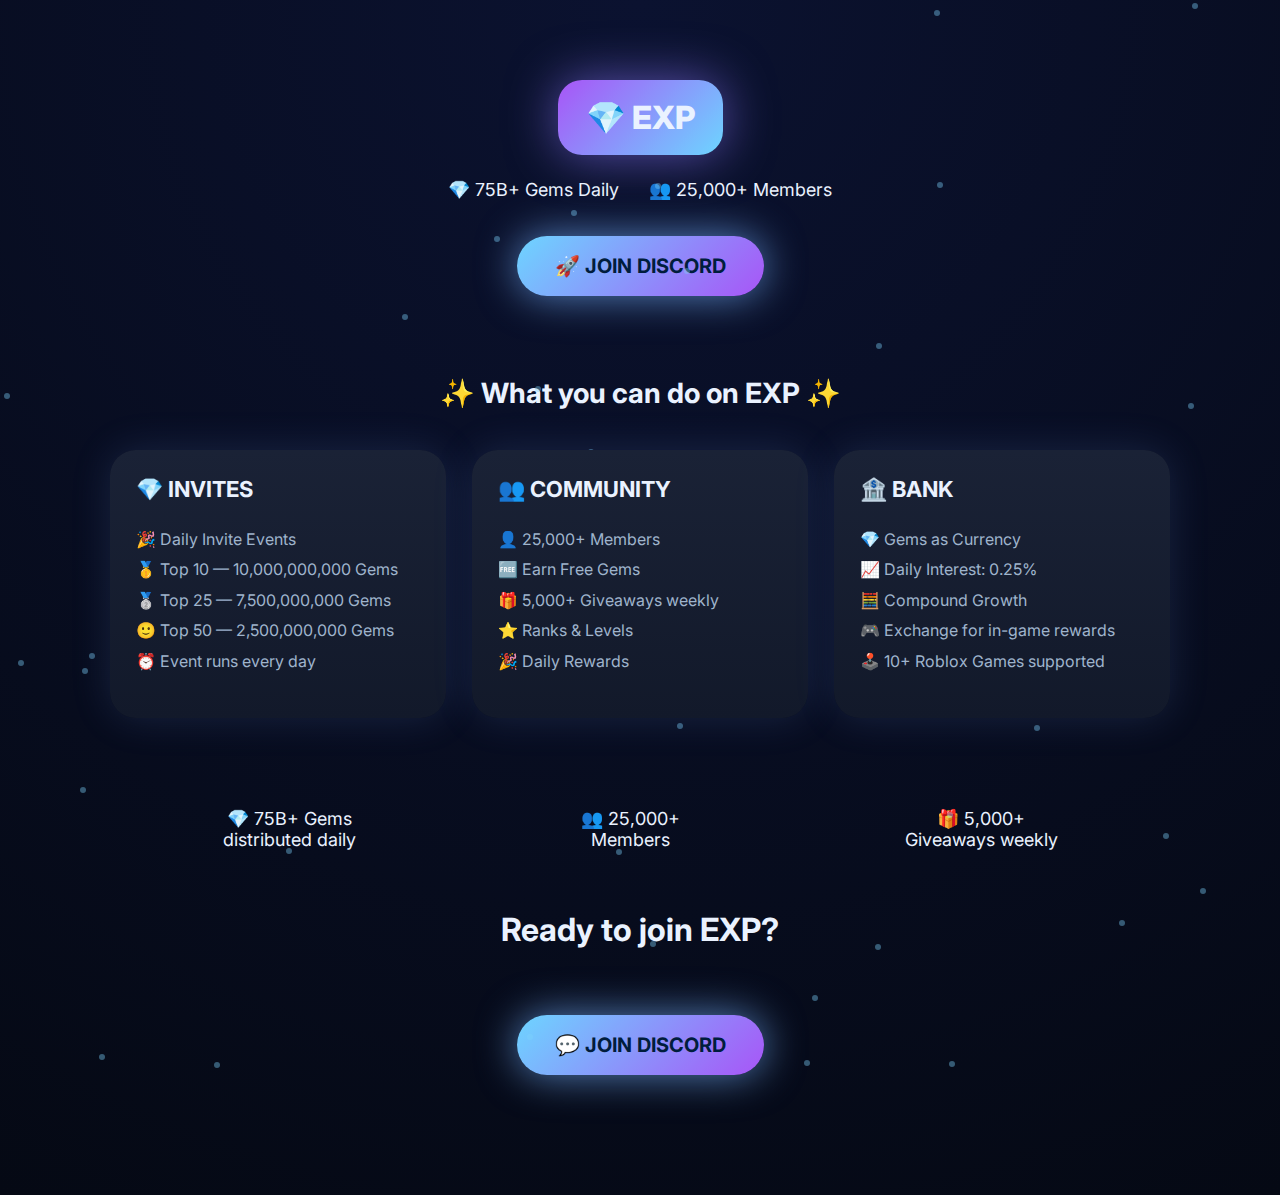
<file: Index.html>
<!DOCTYPE html>
<html lang="en">
<head>
<meta charset="UTF-8">
<title>EXP — Official Discord</title>
<meta name="viewport" content="width=device-width, initial-scale=1.0">

<link href="https://fonts.googleapis.com/css2?family=Inter:wght@400;500;600;700;800&display=swap" rel="stylesheet">

<style>
:root{
  --bg:#050914;
  --card:#151c2c;
  --glow1:#6dd5ff;
  --glow2:#a855f7;
  --text:#eaf2ff;
  --muted:#9fb4cc;
}

*{box-sizing:border-box;font-family:'Inter',system-ui}

body{
  margin:0;
  background:radial-gradient(circle at top,#0b1230,#050914);
  color:var(--text);
  overflow-x:hidden;
}

.container{
  max-width:1100px;
  margin:auto;
  padding:80px 20px 120px;
}

/* HERO */
.hero{
  text-align:center;
  margin-bottom:80px;
}

.logo{
  display:inline-flex;
  align-items:center;
  gap:14px;
  padding:18px 28px;
  border-radius:24px;
  background:linear-gradient(135deg,var(--glow2),var(--glow1));
  box-shadow:0 0 50px rgba(140,120,255,.6);
  font-size:32px;
  font-weight:800;
}

.stats{
  margin-top:24px;
  display:flex;
  justify-content:center;
  gap:30px;
  font-size:18px;
}

.join-btn{
  margin-top:36px;
  display:inline-flex;
  align-items:center;
  gap:10px;
  padding:18px 38px;
  border-radius:30px;
  font-size:20px;
  font-weight:700;
  color:#001d3d;
  background:linear-gradient(135deg,var(--glow1),var(--glow2));
  box-shadow:0 0 40px rgba(120,180,255,.7);
  text-decoration:none;
}

/* FEATURES */
.section-title{
  text-align:center;
  font-size:28px;
  margin-bottom:40px;
}

.cards{
  display:grid;
  grid-template-columns:repeat(auto-fit,minmax(280px,1fr));
  gap:26px;
}

.card{
  background:linear-gradient(180deg,#1a2236,#12192a);
  border-radius:26px;
  padding:26px;
  box-shadow:0 0 40px rgba(120,160,255,.15);
  position:relative;
}

.card h3{
  margin-top:0;
  font-size:22px;
}

.card ul{
  padding-left:0;
  list-style:none;
  line-height:1.9;
  color:var(--muted);
}

/* STATS */
.footer-stats{
  display:flex;
  justify-content:space-around;
  margin:90px 0 60px;
  text-align:center;
}

.footer-stats div{
  font-size:18px;
}

/* FINAL CTA */
.final{
  text-align:center;
}

.final h2{
  font-size:32px;
  margin-bottom:30px;
}

/* PARTICLES */
.particle{
  position:absolute;
  width:6px;
  height:6px;
  background:#7dd3fc;
  border-radius:50%;
  opacity:.4;
  animation:float 18s infinite linear;
}

@keyframes float{
  from{transform:translateY(0)}
  to{transform:translateY(-120vh)}
}
</style>
</head>

<body>

<script>
/* 🔗 DISCORD INVITE LINK HIER EINFÜGEN */
const DISCORD_INVITE = "https://discord.gg/exp";
</script>

<!-- PARTICLES -->
<script>
for(let i=0;i<40;i++){
  const p=document.createElement("div");
  p.className="particle";
  p.style.left=Math.random()*100+"%";
  p.style.top=Math.random()*120+"vh";
  p.style.animationDuration=10+Math.random()*20+"s";
  document.body.appendChild(p);
}
</script>

<div class="container">

  <!-- HERO -->
  <div class="hero">
    <div class="logo">💎 EXP</div>

    <div class="stats">
      <span>💎 75B+ Gems Daily</span>
      <span>👥 25,000+ Members</span>
    </div>

    <a class="join-btn" id="joinTop">🚀 JOIN DISCORD</a>
  </div>

  <!-- FEATURES -->
  <h2 class="section-title">✨ What you can do on EXP ✨</h2>

  <div class="cards">

    <div class="card">
      <h3>💎 INVITES</h3>
      <ul>
        <li>🎉 Daily Invite Events</li>
        <li>🥇 Top 10 — 10,000,000,000 Gems</li>
        <li>🥈 Top 25 — 7,500,000,000 Gems</li>
        <li>🙂 Top 50 — 2,500,000,000 Gems</li>
        <li>⏰ Event runs every day</li>
      </ul>
    </div>

    <div class="card">
      <h3>👥 COMMUNITY</h3>
      <ul>
        <li>👤 25,000+ Members</li>
        <li>🆓 Earn Free Gems</li>
        <li>🎁 5,000+ Giveaways weekly</li>
        <li>⭐ Ranks & Levels</li>
        <li>🎉 Daily Rewards</li>
      </ul>
    </div>

    <div class="card">
      <h3>🏦 BANK</h3>
      <ul>
        <li>💎 Gems as Currency</li>
        <li>📈 Daily Interest: 0.25%</li>
        <li>🧮 Compound Growth</li>
        <li>🎮 Exchange for in-game rewards</li>
        <li>🕹️ 10+ Roblox Games supported</li>
      </ul>
    </div>

  </div>

  <!-- STATS -->
  <div class="footer-stats">
    <div>💎 75B+ Gems<br>distributed daily</div>
    <div>👥 25,000+<br>Members</div>
    <div>🎁 5,000+<br>Giveaways weekly</div>
  </div>

  <!-- FINAL CTA -->
  <div class="final">
    <h2>Ready to join EXP?</h2>
    <a class="join-btn" id="joinBottom">💬 JOIN DISCORD</a>
  </div>

</div>

<script>
document.querySelectorAll("#joinTop,#joinBottom")
  .forEach(b=>b.href=DISCORD_INVITE);
</script>

</body>
</html>
</file>
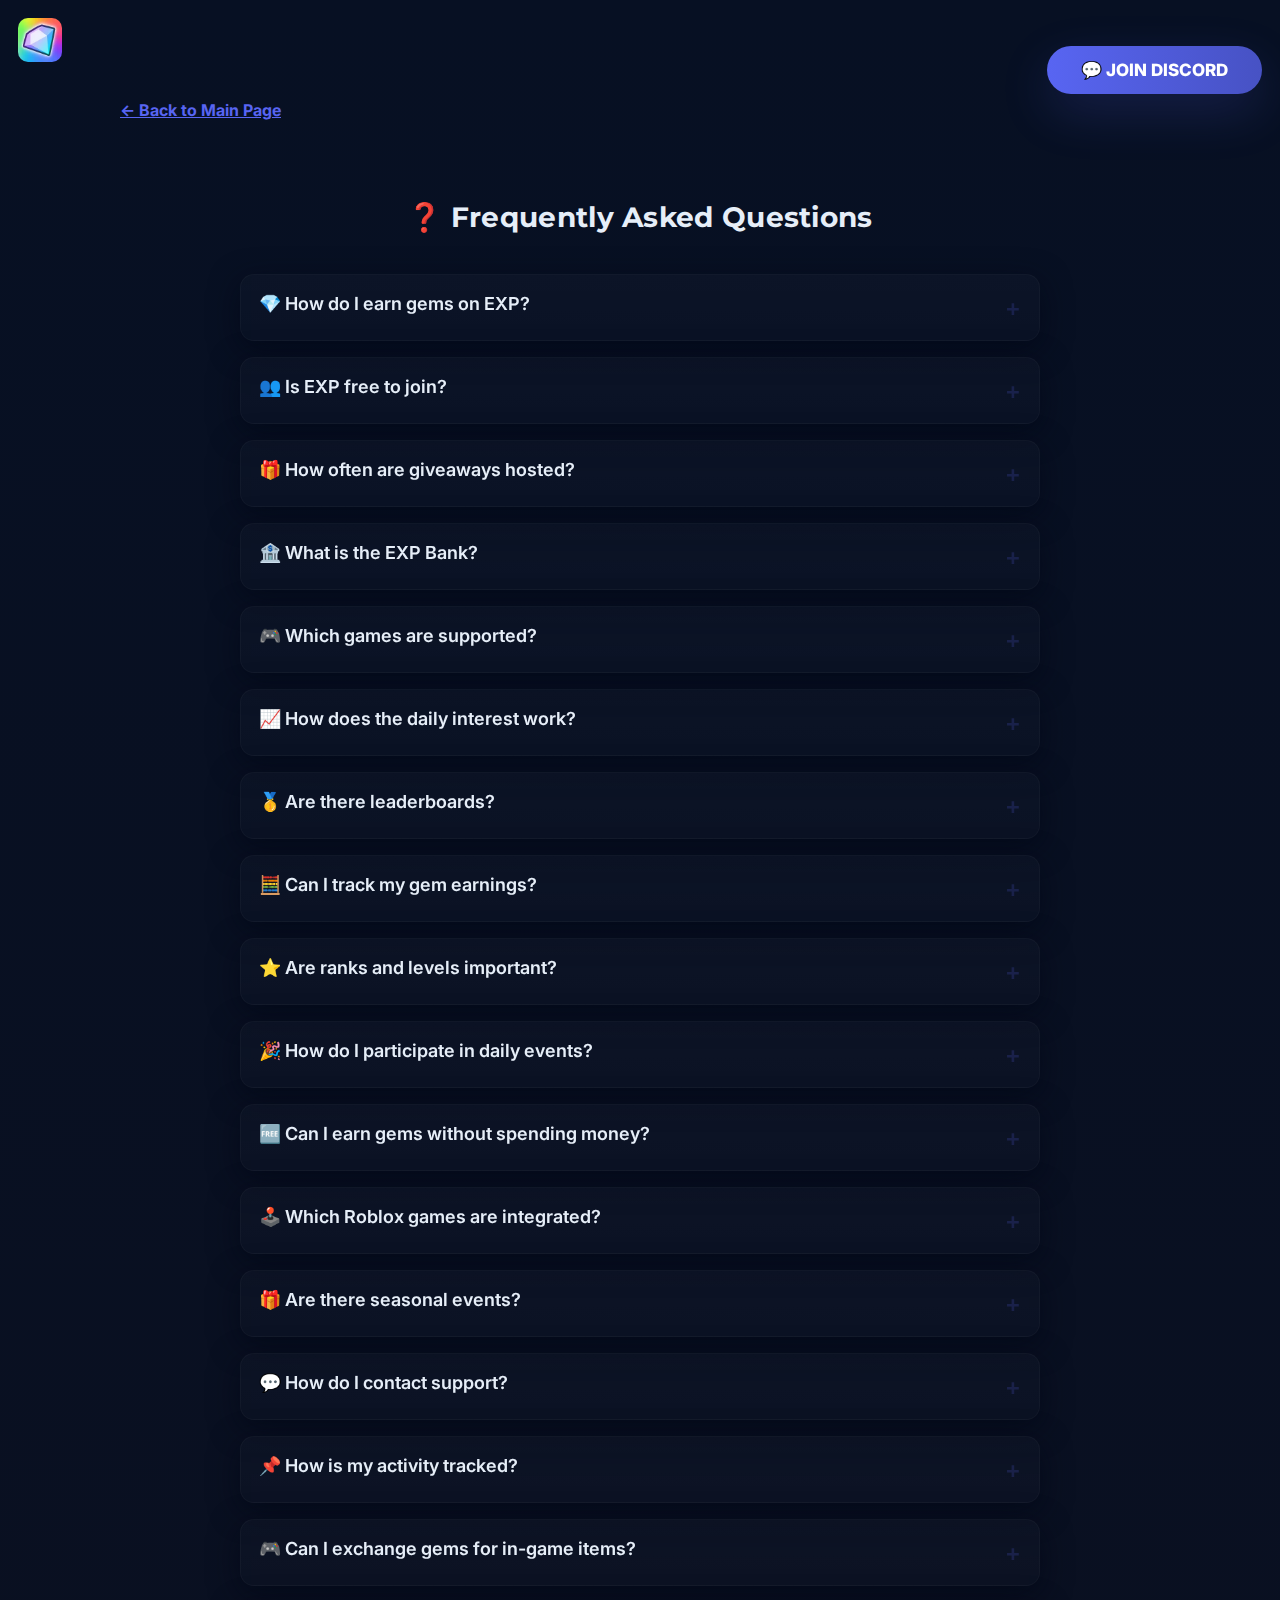
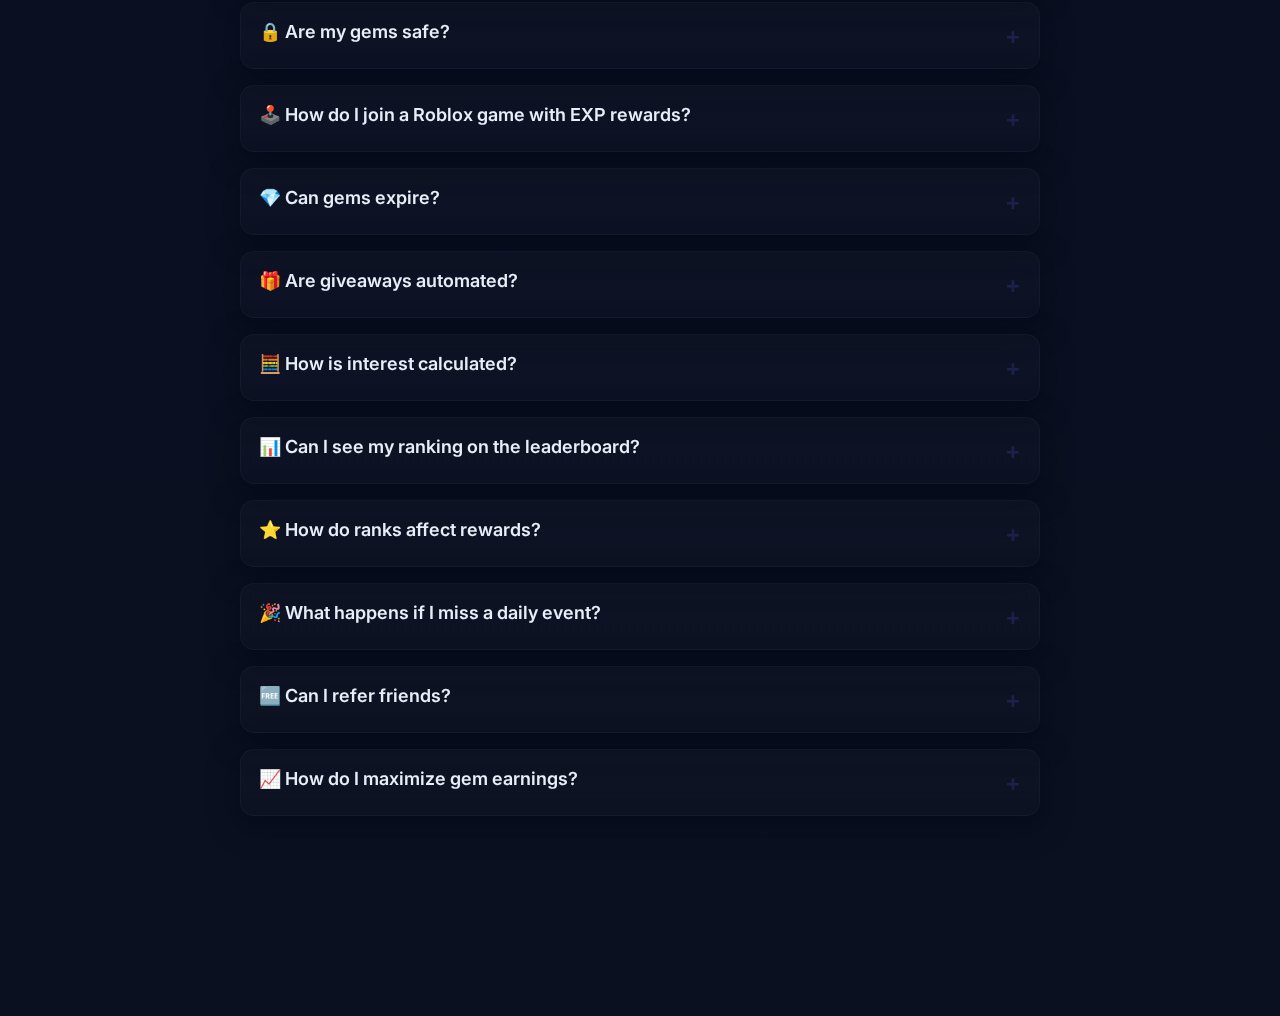
<file: faq.html>
<!DOCTYPE html>
<html lang="en">
<head>
  <meta charset="UTF-8">
  <title>EXP — FAQ</title>
  <meta name="viewport" content="width=device-width, initial-scale=1.0">
  <meta name="theme-color" content="#5865F2">
  <link rel="stylesheet" href="style.css">
</head>
<body>

<header class="top-logo">
  <img src="IMG_1646.webp" alt="EXP Logo">
</header>

<!-- quick join CTA top-right for convenience -->
<div class="nav-right" style="position:fixed;top:18px;right:18px;z-index:40">
  <a class="join-btn" id="joinFaq" href="#" role="button" aria-label="Join EXP Discord">💬 JOIN DISCORD</a>
</div>

<main class="container">

  <!-- BACK BUTTON -->
  <a class="back-btn" href="index.html" aria-label="Back to main page">← Back to Main Page</a>

  <section class="faq">
    <h2 class="section-title">❓ Frequently Asked Questions</h2>

    <div class="faq-list">

      <details class="faq-item">
        <summary>💎 How do I earn gems on EXP?</summary>
        <p>You can earn gems by participating in daily giveaways, invite events, activity rewards, ranks, and community challenges inside our Discord.</p>
      </details>

      <details class="faq-item">
        <summary>👥 Is EXP free to join?</summary>
        <p>Yes! EXP is completely free to join. You don’t need to pay anything to earn gems or participate in events.</p>
      </details>

      <details class="faq-item">
        <summary>🎁 How often are giveaways hosted?</summary>
        <p>We host thousands of giveaways every week, including daily and special event giveaways with massive gem rewards.</p>
      </details>

      <details class="faq-item">
        <summary>🏦 What is the EXP Bank?</summary>
        <p>The EXP Bank allows you to store your gems safely and earn daily compound interest on your balance.</p>
      </details>

      <details class="faq-item">
        <summary>🎮 Which games are supported?</summary>
        <p>EXP supports more than 10 Roblox games and continues to expand with new integrations and rewards.</p>
      </details>

      <details class="faq-item">
        <summary>📈 How does the daily interest work?</summary>
        <p>Each day, your stored gems earn 0.25% interest, which compounds automatically in your bank balance.</p>
      </details>

      <details class="faq-item">
        <summary>🥇 Are there leaderboards?</summary>
        <p>Yes! Leaderboards track the top inviters and participants with large gem rewards every day.</p>
      </details>

      <details class="faq-item">
        <summary>🧮 Can I track my gem earnings?</summary>
        <p>Yes, your gems, rewards, and bank balance are visible inside the Discord server with real-time updates.</p>
      </details>

      <details class="faq-item">
        <summary>⭐ Are ranks and levels important?</summary>
        <p>Ranks and levels help determine bonus rewards and event eligibility within the EXP community.</p>
      </details>

      <details class="faq-item">
        <summary>🎉 How do I participate in daily events?</summary>
        <p>Daily events are announced in the server. You simply follow the instructions to join and earn rewards.</p>
      </details>

      <details class="faq-item">
        <summary>🆓 Can I earn gems without spending money?</summary>
        <p>Yes! All gem rewards, events, and invite competitions are free to participate in.</p>
      </details>

      <details class="faq-item">
        <summary>🕹️ Which Roblox games are integrated?</summary>
        <p>Currently, EXP supports over 10 popular Roblox games, including [list examples]. More games are added regularly.</p>
      </details>

      <details class="faq-item">
        <summary>🎁 Are there seasonal events?</summary>
        <p>Yes, EXP hosts seasonal and holiday events with unique gem rewards and challenges.</p>
      </details>

      <details class="faq-item">
        <summary>💬 How do I contact support?</summary>
        <p>You can contact EXP moderators and support team directly via Discord if you have questions or issues.</p>
      </details>

      <details class="faq-item">
        <summary>📌 How is my activity tracked?</summary>
        <p>Your activity in the server, including invites and participation, is tracked automatically to calculate rewards.</p>
      </details>

      <details class="faq-item">
        <summary>🎮 Can I exchange gems for in-game items?</summary>
        <p>Yes! Gems can be exchanged for exclusive items and perks in supported Roblox games.</p>
      </details>

      <details class="faq-item">
        <summary>🔒 Are my gems safe?</summary>
        <p>All gems are stored securely in the EXP system, and the bank feature ensures safe storage with interest benefits.</p>
      </details>

      <details class="faq-item">
        <summary>🕹️ How do I join a Roblox game with EXP rewards?</summary>
        <p>Instructions are provided in the Discord server for each supported Roblox game.</p>
      </details>

      <details class="faq-item">
        <summary>💎 Can gems expire?</summary>
        <p>No, gems do not expire as long as your account is active within the EXP Discord community.</p>
      </details>

      <details class="faq-item">
        <summary>🎁 Are giveaways automated?</summary>
        <p>Most giveaways are automated, but some special events may require manual participation or announcements.</p>
      </details>

      <details class="faq-item">
        <summary>🧮 How is interest calculated?</summary>
        <p>Interest is calculated daily and compounds automatically based on your current bank balance.</p>
      </details>

      <details class="faq-item">
        <summary>📊 Can I see my ranking on the leaderboard?</summary>
        <p>Yes, leaderboard rankings are visible in dedicated Discord channels for transparency.</p>
      </details>

      <details class="faq-item">
        <summary>⭐ How do ranks affect rewards?</summary>
        <p>Higher ranks can unlock additional bonuses, exclusive events, and gem multipliers.</p>
      </details>

      <details class="faq-item">
        <summary>🎉 What happens if I miss a daily event?</summary>
        <p>If you miss a daily event, you can still participate in the next one. There’s always a new opportunity each day.</p>
      </details>

      <details class="faq-item">
        <summary>🆓 Can I refer friends?</summary>
        <p>Yes! Inviting friends to EXP is one of the main ways to earn gems and climb the leaderboards.</p>
      </details>

      <details class="faq-item">
        <summary>📈 How do I maximize gem earnings?</summary>
        <p>Participate in daily events, invite friends, claim daily rewards, and store gems in the bank for interest.</p>
      </details>

    </div>
  </section>

</main>

</body>
</html>

<script>
// Invite link and accessible FAQ toggles
const DISCORD_INVITE = "https://discord.gg/exp";
document.getElementById('joinFaq').href = DISCORD_INVITE;

document.querySelectorAll('.faq-item').forEach(d => {
  const summary = d.querySelector('summary');
  // reflect state for screen readers
  d.addEventListener('toggle', ()=>{
    const expanded = d.open ? 'true' : 'false';
    summary.setAttribute('aria-expanded', expanded);
  });
  // initialize
  summary.setAttribute('aria-expanded', d.open ? 'true' : 'false');
});
</script>
</file>
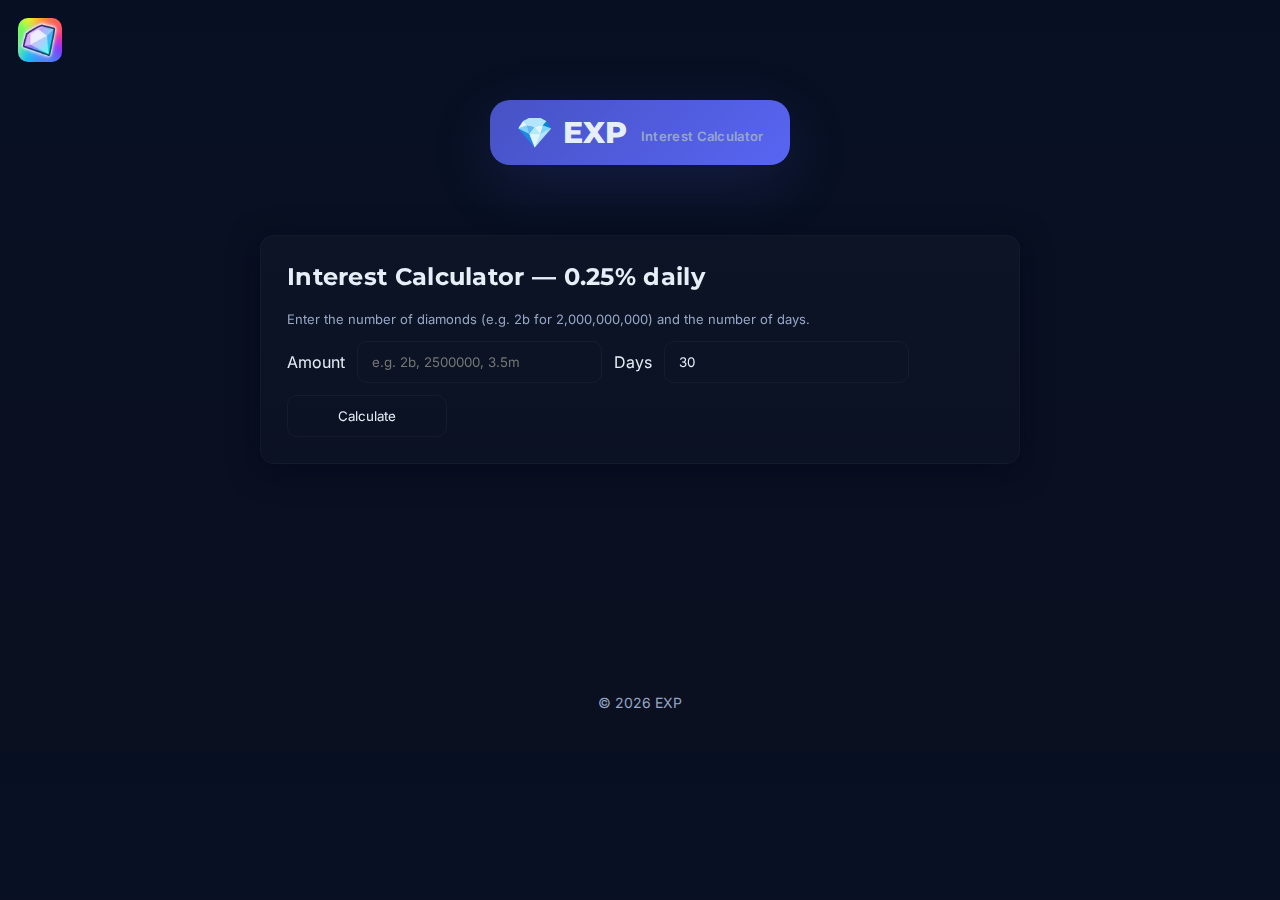
<file: interest.html>
<!doctype html>
<html lang="en">
<head>
  <meta charset="utf-8">
  <meta name="viewport" content="width=device-width,initial-scale=1">
  <meta name="theme-color" content="#5865F2">
  <title>EXP — Interest Calculator</title>
  <link rel="stylesheet" href="style.css">
  <style>
    .calc{max-width:760px;margin:70px auto;padding:26px;border-radius:14px}
    .form-row{display:flex;gap:12px;align-items:center;flex-wrap:wrap}
    .form-row input, .form-row button, .form-row select{padding:12px 14px;border-radius:10px;border:1px solid rgba(255,255,255,0.04);background:transparent;color:var(--text);min-width:160px}
    .result{margin-top:18px;padding:14px;border-radius:10px;background:linear-gradient(180deg,rgba(255,255,255,0.02),rgba(255,255,255,0.01));border:1px solid rgba(255,255,255,0.03)}
    .muted-block{color:var(--muted);font-size:13px;margin-top:6px}
  </style>
</head>
<body>

<header class="top-logo">
  <img src="IMG_1646.webp" alt="EXP Logo">
</header>

<main class="container">
  <section class="hero">
    <div class="logo">💎 EXP<span class="server-sub">Interest Calculator</span></div>
  </section>

  <article class="card calc">
    <h2 style="margin-top:0">Interest Calculator — 0.25% daily</h2>
    <p class="muted-block">Enter the number of diamonds (e.g. 2b for 2,000,000,000) and the number of days.</p>

    <div class="form-row" style="margin-top:14px">
      <label for="amount">Amount</label>
      <input id="amount" placeholder="e.g. 2b, 2500000, 3.5m" aria-label="Amount">

      <label for="days">Days</label>
      <input id="days" type="number" min="1" value="30" aria-label="Days">

      <button id="calc">Calculate</button>
    </div>

    <div id="output" class="result" aria-live="polite" style="display:none">
      <div style="display:flex;justify-content:space-between;align-items:center">
        <div>
          <div class="muted-block">Balance</div>
          <div class="big-balance" id="balanceDisplay">0</div>
        </div>
        <div style="width:40%">
          <div class="muted-block">Progress</div>
          <div class="progress-line" id="progressLine" style="width:0%"></div>
        </div>
      </div>

      <div class="chart-wrap">
        <svg class="chart-svg" id="chartSvg" viewBox="0 0 600 160" preserveAspectRatio="none">
          <polyline fill="none" stroke="rgba(88,101,242,0.9)" stroke-width="2" id="chartLine" points="" />
        </svg>
        <div class="sample-note" id="sampleNote"></div>
      </div>

      <table class="table-small" id="dataTable" style="display:none">
        <thead><tr><th>Day</th><th>Balance</th></tr></thead>
        <tbody></tbody>
      </table>
    </div>
  </article>

</main>

  <footer style="text-align:center;color:var(--muted);margin:40px 0">© 2026 EXP</footer>

<script>
const DISCORD_INVITE = "https://discord.gg/exp";
document.addEventListener('DOMContentLoaded',()=>{
  document.getElementById('calc').addEventListener('click',runCalc);
});

function parseAmount(s){
  if(!s) return 0;
  s = String(s).trim().toLowerCase().replace(/,/g,'');
  const suffix = s.slice(-1);
  if(['k','m','b','t'].includes(suffix)){
    const num = parseFloat(s.slice(0,-1));
    if(isNaN(num)) return 0;
    const map = {k:1e3,m:1e6,b:1e9,t:1e12};
    return num * map[suffix];
  }
  const val = parseFloat(s);
  return isNaN(val)?0:val;
}

function formatNumber(n){
  if(!isFinite(n)) return n;
  if(n>=1e9) return (n/1e9).toFixed(3).replace(/\.0+$/,'') + 'b';
  if(n>=1e6) return (n/1e6).toFixed(3).replace(/\.0+$/,'') + 'm';
  return Math.round(n).toLocaleString();
}

function runCalc(e){
  const amtStr = document.getElementById('amount').value;
  const days = Math.max(1, Math.floor(Number(document.getElementById('days').value) || 0));
  const principal = parseAmount(amtStr);
  const dailyRate = 0.25/100; // 0.25%
  if(principal<=0){
    show('Please enter a valid amount.');
    return;
  }
  const final = principal * Math.pow(1 + dailyRate, days);
  const interest = final - principal;

  const out = document.getElementById('output');
  out.style.display = 'block';

  // animate counter
  animateCounter('balanceDisplay', principal, final, 1200);

  // progress line
  const progress = Math.min(100, (final - principal) / Math.max(1, final) * 100);
  document.getElementById('progressLine').style.width = Math.max(6, progress) + '%';

  // prepare per-day data (limit rows if too many days)
  const maxRows = 200;
  let step = 1;
  if(days > maxRows) step = Math.ceil(days / maxRows);
  const data = [];
  for(let d=0; d<=days; d++){
    if(d % step !== 0 && d !== days) continue;
    const val = principal * Math.pow(1 + dailyRate, d);
    data.push({d, val});
  }

  // draw chart
  drawChart(data);

  // fill table
  const table = document.getElementById('dataTable');
  const tbody = table.querySelector('tbody');
  tbody.innerHTML = '';
  data.forEach(row=>{
    const tr = document.createElement('tr');
    const tdDay = document.createElement('td'); tdDay.textContent = row.d;
    const tdBal = document.createElement('td'); tdBal.textContent = formatNumber(row.val);
    tr.appendChild(tdDay); tr.appendChild(tdBal);
    tbody.appendChild(tr);
  });
  table.style.display = 'table';
  document.getElementById('sampleNote').textContent = days > maxRows ? `Showing every ${step} day(s) (${data.length} rows)` : '';
}

// helper to set join link if needed
const joinFaq = document.getElementById('joinFaq');
if(joinFaq) joinFaq.href = DISCORD_INVITE;

// draw simple svg chart from data array [{d,val}]
function drawChart(data){
  const svg = document.getElementById('chartSvg');
  const w = 600, h = 160;
  if(!data.length) return;
  const vals = data.map(x=>x.val);
  const min = Math.min(...vals);
  const max = Math.max(...vals);
  const norm = v => {
    if(max === min) return h/2;
    return h - ((v - min)/(max - min))*(h-20) - 10;
  };
  const stepX = w / Math.max(1, data.length-1);
  const points = data.map((pt,i)=>{return `${(i*stepX).toFixed(2)},${norm(pt.val).toFixed(2)}`}).join(' ');
  document.getElementById('chartLine').setAttribute('points', points);
}

// animate numeric counter
function animateCounter(id, from, to, duration){
  const el = document.getElementById(id);
  const start = performance.now();
  const r = () => {
    const now = performance.now();
    const t = Math.min(1, (now-start)/duration);
    const cur = from + (to-from)*easeOutCubic(t);
    el.textContent = formatNumber(cur);
    if(t < 1) requestAnimationFrame(r);
  };
  requestAnimationFrame(r);
}
function easeOutCubic(t){return 1 - Math.pow(1-t,3)}
</script>

</body>
</html>
</file>
<file: style.css>
@import url('https://fonts.googleapis.com/css2?family=Inter:wght@300;400;600;800&family=Montserrat:wght@700;800&display=swap');

:root{
  --bg:#0b1020;            /* very dark background */
  --surface:rgba(255,255,255,0.03);
  --card:rgba(20,24,34,0.6);
  --accent:#5865F2;        /* Discord blurple */
  --accent-2:#4752c4;
  --glow1:rgba(88,101,242,0.18);
  --glow2:rgba(71,82,196,0.2);
  --text:#e6eef8;
  --muted:#98a7c7;
}

*{box-sizing:border-box;font-family:Inter,system-ui,-apple-system,Segoe UI,Roboto,'Helvetica Neue',Arial}

h1,h2,h3,.logo{font-family:Montserrat,Inter,system-ui;letter-spacing:.3px}

body{margin:0;background:linear-gradient(180deg,#071023 0%,var(--bg) 100%);color:var(--text);overflow-x:hidden;-webkit-font-smoothing:antialiased}

/* CONTAINER */
.container{max-width:1100px;margin:auto;padding:100px 20px 120px}

/* LOGO TOP LEFT */
.top-logo{position:absolute;top:18px;left:18px;z-index:30}
.top-logo img{height:44px;border-radius:10px;transition:transform .18s ease,filter .18s ease}
.top-logo img:hover{transform:scale(1.04);filter:drop-shadow(0 8px 30px var(--glow1))}

/* NAV BUTTON TOP RIGHT */
.nav-right{
  position:fixed;
  top:20px;
  right:20px;
  z-index:50;
}
.nav-btn{background:linear-gradient(135deg,var(--accent),var(--accent-2));border:none;border-radius:12px;width:46px;height:46px;font-size:20px;font-weight:700;cursor:pointer;color:#ffffff;box-shadow:0 8px 40px var(--glow1);transition:transform .14s ease}
.nav-btn:hover{transform:translateY(-2px) scale(1.04)}

/* SLIDE MENU */
.slide-menu{position:fixed;top:0;right:-360px;width:340px;height:100vh;background:linear-gradient(180deg,rgba(20,24,34,0.98),rgba(14,17,28,0.98));backdrop-filter:blur(6px);padding:28px 22px;display:flex;flex-direction:column;gap:18px;transition:0.28s cubic-bezier(.2,.9,.17,1);z-index:70;box-shadow:-10px 0 60px rgba(0,0,0,.6)}
.slide-menu.show{right:0}
.slide-menu ul{
  display:flex;
  flex-direction:column;
  gap:16px;
  padding:0;
}
.slide-menu a{
  color:var(--text);
  text-decoration:none;
  font-weight:600;
}
.slide-menu a:hover{
  color:var(--glow1);
}
.slide-menu .coming{
  color:var(--muted);
  cursor:not-allowed;
}

/* BACK BUTTON INSIDE MENU */
.back-btn{background:transparent;border:none;color:var(--accent);font-size:16px;font-weight:700;cursor:pointer;padding:10px;border-radius:8px}
.back-btn:hover{background:rgba(255,255,255,0.02);color:var(--accent-2)}

/* HERO */
.hero{text-align:center;margin-bottom:70px}
.logo{display:inline-flex;align-items:center;gap:14px;padding:14px 26px;border-radius:20px;background:linear-gradient(135deg,var(--accent-2),var(--accent));box-shadow:0 18px 60px var(--glow2);font-size:30px;font-weight:800}
.server-sub{display:block;font-size:13px;color:var(--muted);margin-top:6px;font-weight:600}

/* STATS */
.stats{margin-top:20px;display:flex;justify-content:center;gap:22px;font-size:15px;flex-wrap:wrap}
.stats span{
  transition:transform .2s ease;
}
.stats span:hover{
  transform:scale(1.05);
}

/* BUTTON */
.join-btn{margin-top:28px;display:inline-flex;align-items:center;gap:12px;padding:14px 34px;border-radius:28px;font-size:17px;font-weight:800;color:#fff;background:linear-gradient(90deg,var(--accent),var(--accent-2));box-shadow:0 18px 50px var(--glow1);text-decoration:none}
.join-btn:hover{transform:translateY(-3px);box-shadow:0 28px 80px var(--glow2)}

/* FEATURES */
.section-title{
  text-align:center;
  font-size:28px;
  margin-bottom:40px;
}
.cards{
  display:grid;
  grid-template-columns:repeat(auto-fit,minmax(280px,1fr));
  gap:26px;
}
.card{background:linear-gradient(180deg,rgba(255,255,255,0.02),rgba(255,255,255,0.01));border-radius:18px;padding:22px;box-shadow:0 6px 30px rgba(2,6,23,0.6);transition:transform .18s ease,box-shadow .18s ease;border:1px solid rgba(255,255,255,0.03);backdrop-filter:blur(6px)}
.card:hover{transform:translateY(-8px);box-shadow:0 30px 80px rgba(48,60,120,0.25)}
.card ul{
  padding:0;
  list-style:none;
  line-height:1.9;
  color:var(--muted);
}

/* FOOTER STATS */
.footer-stats{
  display:flex;
  justify-content:space-around;
  margin:90px 0 60px;
  text-align:center;
  flex-wrap:wrap;
  gap:30px;
}

/* FINAL */
.final{
  text-align:center;
}
.final h2{
  font-size:32px;
  margin-bottom:30px;
}

/* COPYRIGHT */
footer{
  text-align:center;
  margin-top:80px;
  font-size:14px;
  color:var(--muted);
}

/* PARTICLES */
.particle{
  position:absolute;
  width:6px;
  height:6px;
  background:#7dd3fc;
  border-radius:50%;
  opacity:.4;
  animation:float 18s infinite linear;
}
@keyframes float{
  from{transform:translateY(0)}
  to{transform:translateY(-120vh)}
}

/* SCROLL REVEAL */
.reveal{
  opacity:0;
  transform:translateY(40px);
  transition:.8s ease;
}
.reveal.show{
  opacity:1;
  transform:none;
}

/* FAQ ACCORDION (für faq.html) */
.faq{
  margin:80px 0;
}
.faq-list{
  max-width:800px;
  margin:auto;
  display:flex;
  flex-direction:column;
  gap:16px;
}
.faq-item{background:linear-gradient(180deg,rgba(255,255,255,0.02),rgba(255,255,255,0.01));border-radius:14px;padding:18px;box-shadow:0 8px 30px rgba(1,6,22,0.6);transition:box-shadow .18s ease;border:1px solid rgba(255,255,255,0.03);backdrop-filter:blur(5px)}
.faq-item:hover{box-shadow:0 22px 60px rgba(32,40,96,0.18)}
.faq-item summary{
  cursor:pointer;
  font-size:18px;
  font-weight:600;
  list-style:none;
  display:flex;
  justify-content:space-between;
}
.faq-item summary::-webkit-details-marker{display:none;}
.faq-item summary::after{
  content:"+";
  font-size:24px;
  transition:.25s ease;
  color:var(--glow1);
}
.faq-item[open] summary::after{
  content:"–";
}
.faq-item p{
  margin-top:12px;
  line-height:1.7;
  color:var(--muted);
}

/* MOBILE FIXES */
@media(max-width:480px){.stats{flex-direction:column;gap:14px}.footer-stats{flex-direction:column}.logo{font-size:22px;padding:12px 18px}.slide-menu{width:100%;right:-100%}.slide-menu.show{right:0}.nav-right{top:14px;right:14px}.nav-btn{width:44px;height:44px;font-size:20px}}

/* subtle scrollbar */
::-webkit-scrollbar{width:10px;height:10px}
::-webkit-scrollbar-thumb{background:linear-gradient(180deg,var(--accent),var(--accent-2));border-radius:999px;opacity:.9}

/* small helpers */
.muted{color:var(--muted)}

/* reveal tweaks */
.reveal{will-change:opacity,transform}

/* Interest page helpers */
.calc .big-balance{font-size:34px;font-weight:900;margin-top:12px}
.chart-wrap{margin-top:18px;background:linear-gradient(180deg,rgba(255,255,255,0.01),rgba(255,255,255,0.00));padding:12px;border-radius:12px;border:1px solid rgba(255,255,255,0.03)}
.chart-svg{width:100%;height:160px;display:block}
.table-small{width:100%;border-collapse:collapse;margin-top:14px}
.table-small th,.table-small td{padding:8px 10px;text-align:right;border-bottom:1px solid rgba(255,255,255,0.03);font-size:13px}
.table-small th{text-align:left;color:var(--muted);font-weight:700}
.progress-line{height:10px;border-radius:10px;background:linear-gradient(90deg,var(--accent),var(--accent-2));box-shadow:0 8px 30px var(--glow1);}
.sample-note{font-size:13px;color:var(--muted);margin-top:8px}
</file>
